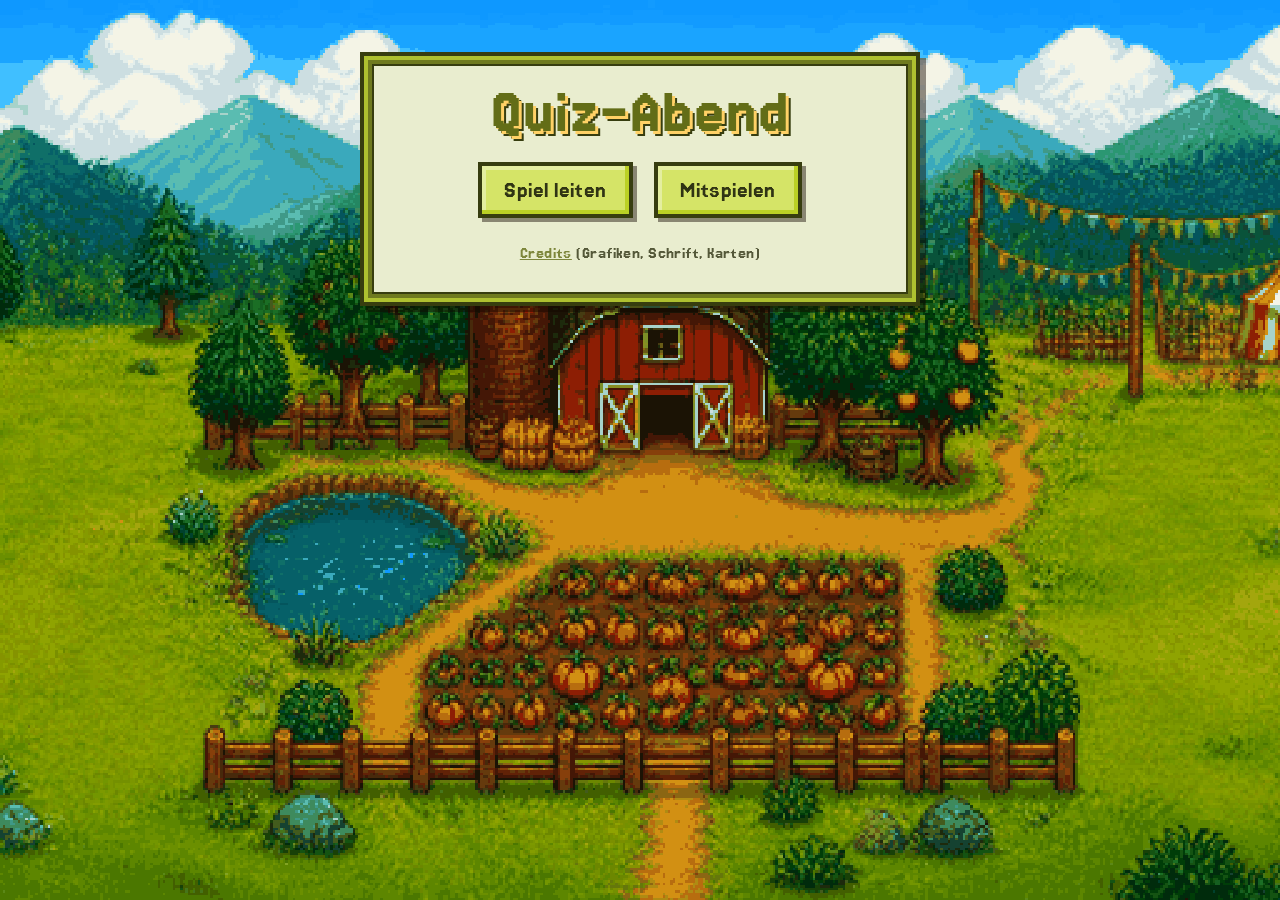
<file: docs/index.html>
<!DOCTYPE html>
<html lang="de">
<head>
  <meta charset="UTF-8">
  <meta name="viewport" content="width=device-width, initial-scale=1.0">
  <title>Quiz-Abend</title>
  <link rel="stylesheet" href="style.css">
</head>
<body>
  <!-- Startseite: Hier entscheidet man, ob man das Spiel leitet oder mitspielt. -->
  <!-- Hintergrundbild: die Farm -->
  <img id="szene" class="szene" alt="" hidden>

  <main>
    <section class="holz tafel">
      <h1 class="titel">Quiz-Abend</h1>

      <!-- Der Host öffnet diese Seite auf dem Laptop / TV -->
      <a class="pixel-knopf" href="host.html">Spiel leiten</a>

      <!-- Die Spieler öffnen diese Seite auf dem Handy -->
      <a class="pixel-knopf" href="play.html">Mitspielen</a>

      <p class="hinweis"><a href="credits.html">Credits</a> (Grafiken, Schrift, Karten)</p>
    </section>
  </main>

  <!-- Farben der Oberfläche passend zum Hintergrundbild -->
  <script type="module">
    import { hintergrundSetzen } from "./engine/uifarben.js";
    hintergrundSetzen("farm");
  </script>
</body>
</html>
</file>
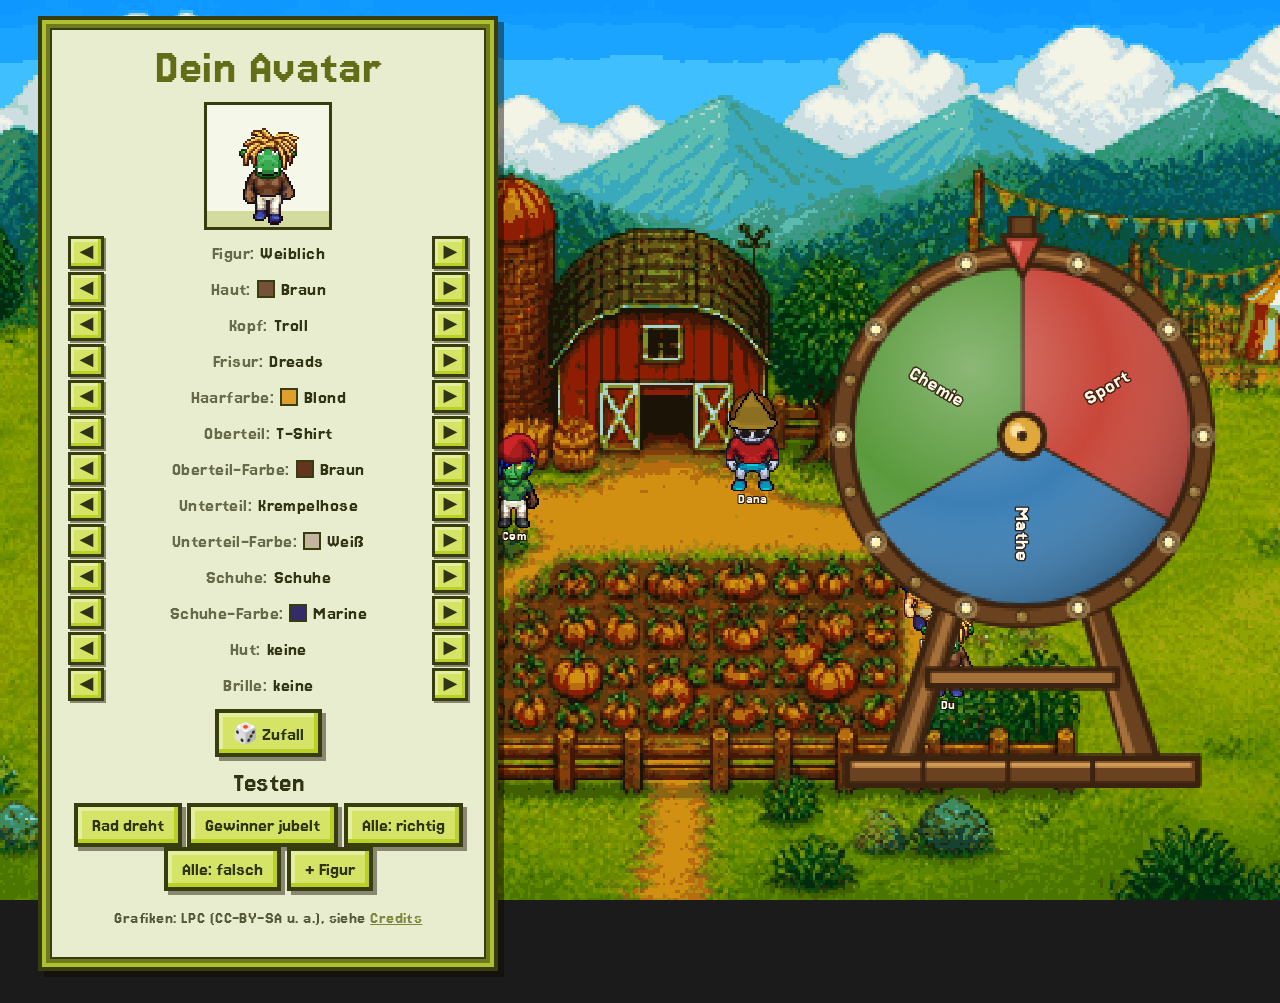
<file: docs/avatar-probe.html>
<!DOCTYPE html>
<html lang="de">
<head>
  <meta charset="UTF-8">
  <meta name="viewport" content="width=device-width, initial-scale=1.0">
  <title>Quiz-Abend – Avatar-Probe</title>
  <link rel="stylesheet" href="style.css">
</head>
<body>
  <!-- Avatar-Probe: Baukasten links, Figuren laufen über die Farm. Keine Spiellogik. -->
  <img id="szene" class="szene" alt="" hidden>

  <main>
    <section class="menue">
      <div class="holz menue-tafel avatar-probe-tafel">
        <h1>Dein Avatar</h1>
        <div id="baukasten"></div>
        <h2>Testen</h2>
        <button class="klein" id="rad">Rad dreht</button>
        <button class="klein" id="gewinner">Gewinner jubelt</button>
        <button class="klein" id="richtig">Alle: richtig</button>
        <button class="klein" id="falsch">Alle: falsch</button>
        <button class="klein" id="mehr">+ Figur</button>
        <p class="hinweis">Grafiken: LPC (CC-BY-SA u. a.), siehe <a href="credits.html">Credits</a></p>
      </div>
      <!-- Platzhalter fürs Glücksrad (rechts) -->
      <div class="jahrmarkt" id="radPlatz"></div>
    </section>
  </main>

  <script type="module" src="avatar-probe.js"></script>
</body>
</html>
</file>
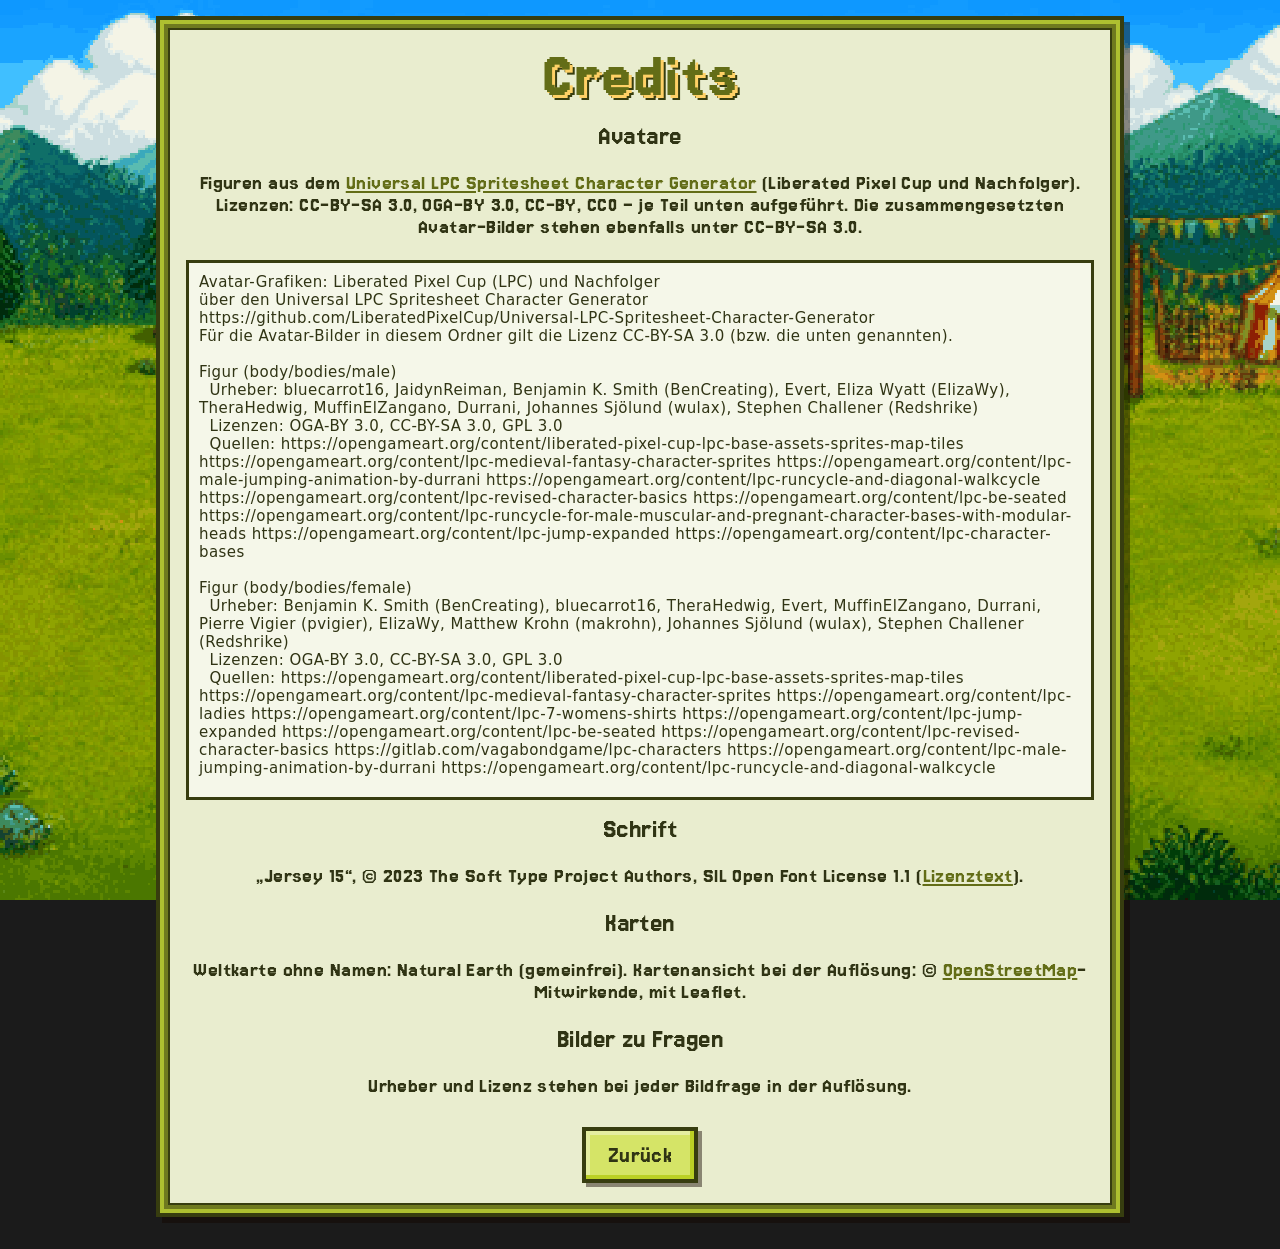
<file: docs/credits.html>
<!DOCTYPE html>
<html lang="de">
<head>
  <meta charset="UTF-8">
  <meta name="viewport" content="width=device-width, initial-scale=1.0">
  <title>Quiz-Abend – Credits</title>
  <link rel="stylesheet" href="style.css">
</head>
<body>
  <!-- Urheber und Lizenzen der verwendeten Grafiken und Schriften.
       Pflicht laut CC-BY-SA / OGA-BY / OFL – diese Seite nicht entfernen. -->
  <img id="szene" class="szene" alt="" hidden>

  <main>
    <section class="holz">
      <h1 class="titel">Credits</h1>

      <h2>Avatare</h2>
      <p>
        Figuren aus dem <a href="https://github.com/LiberatedPixelCup/Universal-LPC-Spritesheet-Character-Generator">Universal
        LPC Spritesheet Character Generator</a> (Liberated Pixel Cup und Nachfolger).
        Lizenzen: CC-BY-SA 3.0, OGA-BY 3.0, CC-BY, CC0 – je Teil unten aufgeführt.
        Die zusammengesetzten Avatar-Bilder stehen ebenfalls unter CC-BY-SA 3.0.
      </p>
      <pre class="credits" id="avatarCredits">Lade …</pre>

      <h2>Schrift</h2>
      <p>„Jersey 15“, © 2023 The Soft Type Project Authors, SIL Open Font License 1.1
        (<a href="schrift/OFL-Jersey15.txt">Lizenztext</a>).</p>

      <h2>Karten</h2>
      <p>Weltkarte ohne Namen: Natural Earth (gemeinfrei). Kartenansicht bei der Auflösung:
        © <a href="https://www.openstreetmap.org/copyright">OpenStreetMap</a>-Mitwirkende, mit Leaflet.</p>

      <h2>Bilder zu Fragen</h2>
      <p>Urheber und Lizenz stehen bei jeder Bildfrage in der Auflösung.</p>

      <a class="pixel-knopf" href="index.html">Zurück</a>
    </section>
  </main>

  <script type="module">
    import { hintergrundSetzen } from "./engine/uifarben.js";
    hintergrundSetzen("farm");
    // Liste der Avatar-Urheber (erzeugt von tools/avatar_teile.py) – nur als Text anzeigen
    fetch("avatare/CREDITS.txt")
      .then((antwort) => antwort.text())
      .then((text) => { document.getElementById("avatarCredits").textContent = text; })
      .catch(() => { document.getElementById("avatarCredits").textContent = "Siehe avatare/CREDITS.txt"; });
  </script>
</body>
</html>
</file>
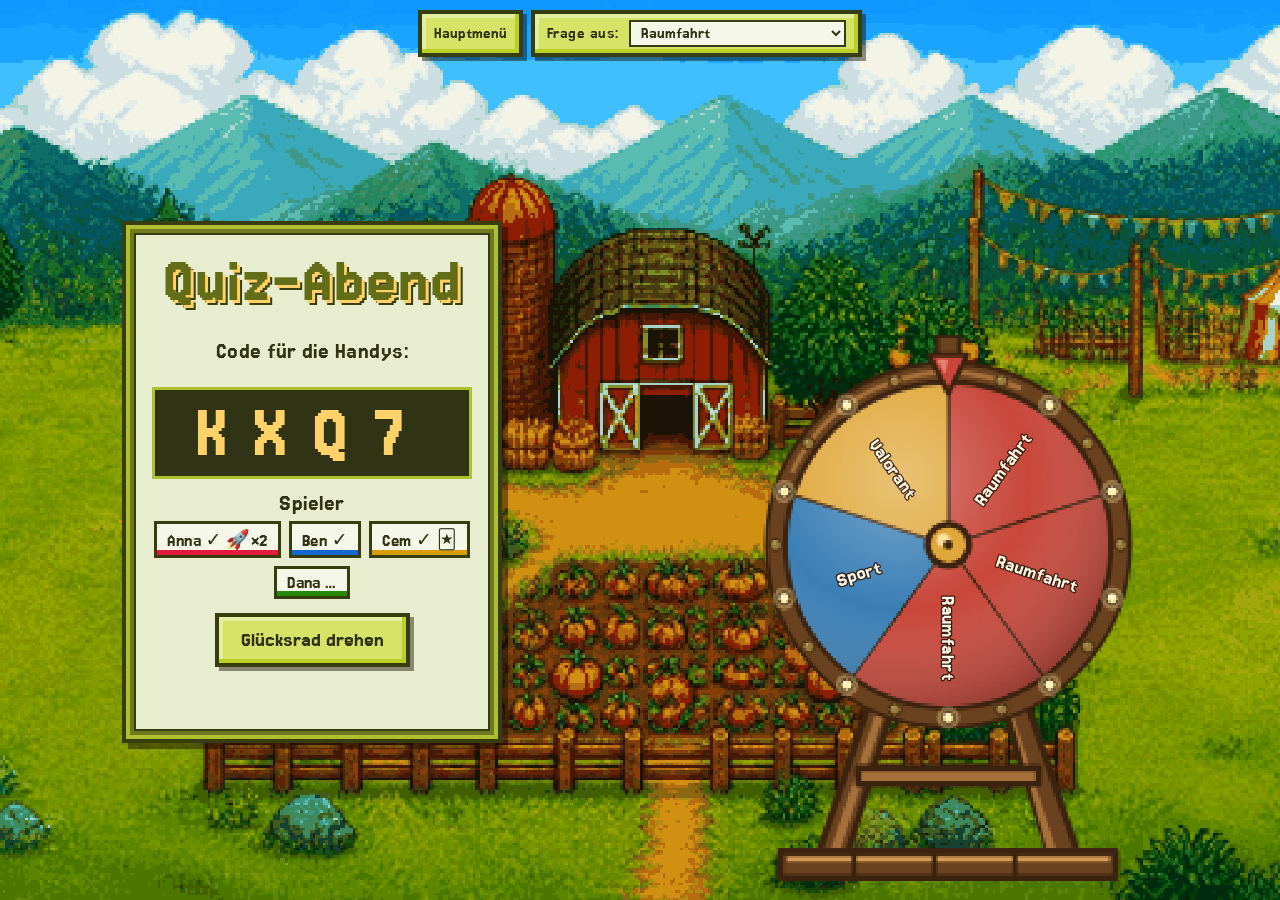
<file: docs/probe.html>
<!DOCTYPE html>
<html lang="de">
<head>
  <meta charset="UTF-8">
  <meta name="viewport" content="width=device-width, initial-scale=1.0">
  <title>Quiz-Abend – Optik-Probe</title>
  <link rel="stylesheet" href="probe.css">
</head>
<body>
  <!-- Optik-Probe für den Pixel-Stil. Nur zum Anschauen – keine Spiellogik. -->

  <!-- Hintergrund: Pixel-Szene, mit Code gezeichnet (engine/szenen.js) -->
  <canvas id="szene" class="szene"></canvas>
  <!-- Oder: fertiges Bild aus docs/bilder/szenen/ (KI-Bild, mit tools/pixel_bild.py umgewandelt) -->
  <img id="szeneBild" class="szene" alt="" hidden>

  <!-- Umschalter oben -->
  <nav class="probe-leiste">
    <button class="pixel-knopf klein" data-ansicht="menue">Hauptmenü</button>
    <label class="pixel-knopf klein">Frage aus:
      <select id="themaWahl"></select>
    </label>
  </nav>

  <!-- Ansicht 1: Hauptmenü mit Jahrmarkt-Rad neben der Farm -->
  <main id="menue" class="menue">
    <section class="holz menue-tafel">
      <h1 class="titel">Quiz-Abend</h1>
      <p>Code für die Handys:</p>
      <p class="raumcode">KXQ7</p>
      <h2>Spieler</h2>
      <ul class="spieler-schilder">
        <li style="--farbe: #e21b3c">Anna ✓ 🚀×2</li>
        <li style="--farbe: #1368ce">Ben ✓</li>
        <li style="--farbe: #d89e00">Cem ✓ 🃏</li>
        <li style="--farbe: #26890c">Dana …</li>
      </ul>
      <button class="pixel-knopf" id="drehen">Glücksrad drehen</button>
      <p class="ergebnis" id="ergebnis"></p>
    </section>

    <!-- Jahrmarkt-Rad im Pixel-Stil (engine/jahrmarkt.js zeichnet es hier hinein) -->
    <div class="jahrmarkt" id="jahrmarkt"></div>
  </main>

  <!-- Ansicht 2: Fragebildschirm -->
  <main id="frage" class="frage" hidden>
    <section class="holz frage-tafel">
      <p class="kopf">
        <span id="fortschritt"></span>
        <span class="uhr" id="uhr">17</span>
      </p>
      <h2 class="fragetext" id="fragetext"></h2>
    </section>
    <div class="optionen" id="optionen"></div>
  </main>

  <script type="module" src="probe.js"></script>
</body>
</html>
</file>
<file: docs/style.css>
/* style.css – Gemeinsames Aussehen für Startseite, Host- und Spieler-Seite.
   Pixel-Stil (angelehnt an Stardew Valley): Rahmen und Pergament vor einem
   Pixel-Hintergrundbild. Die Farben passen sich dem Bild an (engine/uifarben.js). */

/* Schrift liegt im Repo (SIL Open Font License, siehe schrift/OFL-Jersey15.txt).
   Klar lesbar, aber mit Pixel-Charakter. Hat nur eine Strichstärke – deshalb
   nirgends "bold" (sonst malt der Browser sie künstlich dicker und unscharf). */
@font-face {
  font-family: "Jersey 15";
  src: url("schrift/Jersey15.ttf") format("truetype");
  font-display: swap;
}

/* Farben an einer Stelle. Die Werte hier sind der Standard (Holz und Pergament);
   engine/uifarben.js überschreibt sie passend zum Hintergrundbild – immer so,
   dass die Schrift gut lesbar bleibt. */
:root {
  --holz-dunkel: #4a2410;
  --holz: #8a4b21;
  --holz-hell: #c27a3b;
  --pergament: #f7dfb0;
  --pergament-hell: #fff0cc;
  --pergament-schatten: #d9b77c;
  --tinte: #3b1f0a;             /* Schrift auf Pergament */
  --akzent: #b33a2c;            /* Überschriften, Hervorhebungen */
  --knopf: #e8a33d;
  --knopf-hell: #ffd27a;
  --knopf-dunkel: #b86e1f;
  --knopf-schrift: #3b1f0a;
  --rahmen-schrift: #ffd166;    /* Schrift auf dem Rahmen (Buchstabe A–D) */

  /* Diese bleiben immer gleich */
  --gold: #ffd166;
  --richtig: #5a9a3c;
  --fehler: #b3261e;
  --schatten: rgba(20, 8, 0, 0.45);
}

* {
  box-sizing: border-box;
}

/* Versteckte Elemente wirklich verstecken – auch wenn sie z. B. display: flex haben */
[hidden] {
  display: none !important;
}

/* Grundgröße für alle rem-Angaben (Jersey 15 ist schmal, darf größer sein) */
html {
  font-size: 20px;
}

body {
  margin: 0;
  min-height: 100vh;
  overflow-x: hidden;
  background: #1b1b1b;          /* falls das Hintergrundbild fehlt */
  color: var(--tinte);
  font-family: "Jersey 15", system-ui, sans-serif;
  font-size: 1.1rem;
  font-synthesis: none;
  letter-spacing: 0.02em;
}

h1, h2, h3 {
  font-weight: normal;
}

h1 {
  margin: 0 0 8px;
  font-size: 2.6rem;
  color: var(--akzent);
}

h2 {
  margin: 12px 0 6px;
  font-size: 1.4rem;
}

a {
  color: var(--akzent);
}

/* Hintergrund-Szene füllt den ganzen Bildschirm, Pixel bleiben scharf */
.szene {
  position: fixed;
  inset: 0;
  width: 100vw;
  height: 100vh;
  object-fit: cover;
  image-rendering: pixelated;
  z-index: -1;
}

main {
  max-width: 1000px;
  margin: 0 auto;
  padding: 16px;
  text-align: center;
}

/* Spieler-Seite beim Beitreten: schmale Spalte – alles steht untereinander
   (Code, Name, Avatar). Während des Spiels wieder breit, sonst wird es eng. */
.spieler main:has(> #beitreten:not([hidden])) {
  max-width: 480px;
}

/* ---------- Bausteine ---------- */

/* Rahmen mit Pergament innen – wie die Menüs in Stardew Valley */
.holz {
  position: relative;
  margin: 0 0 16px;
  padding: 22px 26px;
  background: var(--pergament);
  border: 4px solid var(--holz-dunkel);
  box-shadow:
    inset 0 0 0 4px var(--holz-hell),
    inset 0 0 0 8px var(--holz),
    inset 0 0 0 10px var(--holz-dunkel),
    6px 6px 0 var(--schatten);
}

/* Knöpfe (und Links, die wie Knöpfe aussehen): oben/links hell,
   unten/rechts dunkel → wirken erhaben */
button,
a.pixel-knopf {
  display: inline-block;
  margin: 8px;
  padding: 12px 22px;
  border: 4px solid var(--holz-dunkel);
  background: var(--knopf);
  color: var(--knopf-schrift);
  font: inherit;
  font-size: 1.2rem;
  text-decoration: none;
  cursor: pointer;
  box-shadow:
    inset -4px -4px 0 var(--knopf-dunkel),
    inset 4px 4px 0 var(--knopf-hell),
    4px 4px 0 var(--schatten);
}

button:hover,
a.pixel-knopf:hover {
  filter: brightness(1.08);
}

/* Gedrückt: nach unten rutschen, Schatten umdrehen */
button:active,
a.pixel-knopf:active {
  transform: translate(3px, 3px);
  box-shadow:
    inset 4px 4px 0 var(--knopf-dunkel),
    inset -4px -4px 0 var(--knopf-hell),
    1px 1px 0 var(--schatten);
}

button:disabled {
  filter: grayscale(0.6);
  opacity: 0.6;
  cursor: not-allowed;
  transform: none;
}

button.klein {
  margin: 0;
  padding: 8px 14px;
  font-size: 1rem;
}

/* Eingabefelder */
input,
select {
  padding: 10px 12px;
  border: 3px solid var(--holz-dunkel);
  background: var(--pergament-hell);
  color: var(--tinte);
  font: inherit;
  font-size: 1.3rem;
  box-shadow: inset 3px 3px 0 var(--pergament-schatten);
}

/* Nie breiter als der Platz (sonst ragt das Formular auf dem Handy heraus) */
input {
  min-width: 0;
  max-width: 100%;
}

input:focus,
select:focus {
  outline: 3px solid var(--akzent);
}

/* Formular (Handy: Beitreten) */
form {
  display: flex;
  flex-direction: column;
  gap: 8px;
  text-align: left;
}

form h1 {
  text-align: center;
}

#code {
  text-transform: uppercase;
  letter-spacing: 0.3em;
}

/* Kleine Schilder auf dem Hintergrund (z. B. "3 von 5 haben geantwortet") */
.schild {
  display: inline-block;
  margin: 8px auto;
  padding: 6px 14px;
  background: var(--pergament-hell);
  border: 3px solid var(--holz-dunkel);
  box-shadow: 4px 4px 0 var(--schatten);
}

.schild:empty {
  display: none;
}

.hinweis {
  font-size: 0.9rem;
  opacity: 0.8;
}

/* Fehlermeldungen: rotes Schild, nur wenn es etwas zu melden gibt */
.meldung {
  display: inline-block;
  padding: 6px 14px;
  background: var(--pergament-hell);
  border: 3px solid var(--fehler);
  color: var(--fehler);
}

.meldung:empty {
  display: none;
}

/* ---------- Startseite, Lobby, Themenwahl ---------- */

/* Tafel ganz links, Glücksrad ganz rechts – in der Mitte bleibt die Farm frei
   (dort sollen später die Avatare herumlaufen). Geht über die volle
   Bildschirmbreite, nicht nur über die 1000px von <main>. */
.menue {
  display: flex;
  flex-wrap: wrap;
  justify-content: space-between;
  align-items: center;
  gap: 24px;
  width: 100vw;
  min-height: calc(100vh - 32px);
  margin-left: calc(50% - 50vw);
  padding: 0 3vw;
}

.menue-tafel {
  width: min(460px, 100%);
}

/* Lobby und Startseite: eine Tafel in der Mitte */
.tafel {
  width: min(560px, 100%);
  margin: 4vh auto 16px;
}

/* Großer Titel mit Pixel-Schatten */
.titel {
  font-size: 3.4rem;
  text-shadow: 3px 3px 0 var(--gold), 5px 5px 0 var(--holz-dunkel);
  letter-spacing: 2px;
}

/* Großer Raumcode auf dem Host-Bildschirm */
.raumcode {
  margin: 4px 0 12px;
  padding: 6px;
  background: var(--tinte);
  color: var(--gold);
  font-size: 4.5rem;
  letter-spacing: 0.3em;
  box-shadow: inset 0 0 0 3px var(--holz-hell);
}

/* Host: Einstellungen fürs Spiel */
.einstellungen {
  display: flex;
  justify-content: space-between;
  align-items: center;
  gap: 12px;
  margin: 8px 0;
  text-align: left;
}

.einstellungen input {
  flex: none; /* alle Felder gleich breit, auch wenn der Text umbricht */
  width: 4em;
  text-align: center;
}

/* Spieler als kleine Schilder, unten in ihrer Farbe */
.spielerliste {
  display: flex;
  flex-wrap: wrap;
  justify-content: center;
  gap: 8px;
  margin: 0 0 14px;
  padding: 0;
  list-style: none;
}

.spielerliste li {
  padding: 4px 10px;
  background: var(--pergament-hell);
  border: 3px solid var(--holz-dunkel);
  box-shadow: inset 0 -5px 0 var(--farbe, var(--holz-hell));
}

/* Host: wer hat in der Themenwahl schon gewählt? */
.spielerliste li.fertig {
  background: var(--knopf-hell);
}

/* Jahrmarkt-Rad (engine/jahrmarkt.js zeichnet hier hinein) */
.jahrmarkt {
  position: relative;
  width: min(440px, 44vw, 62vh);
  aspect-ratio: 260 / 338;
}

/* Zwei Leinwände übereinander: grobe Pixel (Rad) und scharfe Schrift */
.jahrmarkt canvas {
  position: absolute;
  inset: 0;
  width: 100%;
  height: 100%;
}

.jahrmarkt-pixel {
  image-rendering: pixelated;
}

/* Handy: die 3 Themen untereinander */
.themen-knoepfe {
  display: flex;
  flex-direction: column;
}

.thema-knopf.gewaehlt {
  background: var(--knopf-hell);
  outline: 4px solid var(--tinte);
}

.thema-knopf.gewaehlt:disabled {
  opacity: 1;
  filter: none;
}

/* Handy: Booster-Zeile unter den Themen */
.booster-zeile {
  display: flex;
  justify-content: center;
  align-items: center;
  gap: 12px;
  margin: 12px 0;
  font-size: 1.2rem;
}

/* Handy: Themenjoker-Feld unter den Themen */
.joker {
  margin-top: 16px;
}

/* ---------- Während einer Frage ---------- */

.frage-tafel {
  text-align: center;
}

/* Kopfzeile: "Sport · Frage 1 von 10" links, Countdown rechts */
.kopf {
  display: flex;
  justify-content: space-between;
  align-items: center;
  gap: 12px;
  margin: 0;
  font-size: 1rem;
}

/* Countdown als dunkles Schild */
.countdown {
  display: inline-block;
  min-width: 2.4em;
  padding: 4px 8px;
  background: var(--tinte);
  color: var(--gold);
  font-size: 1.6rem;
  box-shadow: inset 0 0 0 3px var(--holz-hell);
}

.countdown:empty {
  visibility: hidden;
}

.fragetext {
  margin: 14px 0 6px;
  font-size: 1.5rem;
  line-height: 1.25;
}

.host .fragetext {
  font-size: 2.6rem;
}

/* Inhalt des Modus (Host): bei Multiple Choice stehen die Kacheln frei auf
   dem Hintergrund, alles andere (Grafik, Karte, Listen …) auf Pergament */
.bereich:not(:empty):not(:has(> .optionen)) {
  margin: 0 0 16px;
  padding: 18px 22px;
  background: var(--pergament);
  border: 4px solid var(--holz-dunkel);
  box-shadow:
    inset 0 0 0 4px var(--holz-hell),
    inset 0 0 0 8px var(--holz),
    inset 0 0 0 10px var(--holz-dunkel),
    6px 6px 0 var(--schatten);
}

/* Antworten: alle gleich – Pergament im Rahmen, vorne ein Buchstabe A–D */
.optionen {
  display: grid;
  grid-template-columns: 1fr 1fr;
  gap: 14px;
  margin: 0 0 16px;
}

.pixel-option {
  display: flex;
  align-items: center;
  gap: 16px;
  width: 100%;
  min-height: 72px;
  margin: 0;
  padding: 10px 16px 10px 10px;
  border: 4px solid var(--holz-dunkel);
  background: var(--pergament);
  color: var(--tinte);
  font: inherit;
  font-size: 1.3rem;
  text-align: left;
  box-shadow:
    inset 0 0 0 3px var(--holz-hell),
    inset -6px -6px 0 3px var(--pergament-schatten),
    inset 6px 6px 0 3px var(--pergament-hell),
    5px 5px 0 var(--schatten);
}

.host .pixel-option {
  min-height: 104px;
  font-size: 2rem;
}

button.pixel-option:hover {
  background: var(--pergament-hell);
  filter: none;
}

button.pixel-option:active {
  transform: translate(3px, 3px);
  box-shadow: inset 0 0 0 3px var(--holz-hell), 2px 2px 0 var(--schatten);
}

/* Buchstabe A–D als kleines Holzschild */
.buchstabe {
  display: grid;
  place-items: center;
  flex: none;
  width: 2em;
  height: 2em;
  background: var(--holz);
  color: var(--rahmen-schrift);
  font-size: 0.9em;
  box-shadow:
    inset -3px -3px 0 var(--holz-dunkel),
    inset 3px 3px 0 var(--holz-hell);
}

/* Anzahl der Stimmen bei der Auflösung, rechts in der Kachel */
.pixel-option .anzahl {
  margin-left: auto;
  font-size: 1.2em;
}

/* Handy: gewählte Antwort hervorheben, die anderen grau
   (nicht durchsichtig – sonst scheint das Hintergrundbild durch) */
button.pixel-option:disabled {
  opacity: 1;
  filter: grayscale(0.8) brightness(0.8);
  cursor: default;
}

button.pixel-option.gewaehlt:disabled {
  filter: none;
  background: var(--knopf-hell);
  outline: 4px solid var(--tinte);
}

/* Host-Auflösung: richtig grün umrandet, falsch blass */
.pixel-option.richtig {
  outline: 6px solid var(--richtig);
  background: var(--pergament-hell);
}

.pixel-option.richtig .buchstabe {
  background: var(--richtig);
  color: #ffffff;
}

.pixel-option.falsch {
  filter: grayscale(0.8) brightness(0.75);
}

/* Erklärung, Quelle und Weiter-Knopf nach der Auflösung */
.infos {
  text-align: center;
}

/* ---------- Schätzen ---------- */

.gross-hinweis {
  font-size: 2rem;
  color: var(--akzent);
}

/* Handy: Zahlenfeld mit Einheit dahinter */
.eingabezeile {
  display: flex;
  align-items: center;
  gap: 8px;
}

.eingabezeile input {
  flex: 1;
  min-width: 0;
}

.einheit {
  font-size: 1.3rem;
}

/* ---------- Bild zur Frage ---------- */

.fragebild {
  display: block;
  max-width: 100%;
  max-height: 40vh;
  margin: 8px auto;
  border: 4px solid var(--holz-dunkel);
  background: #fff; /* Flaggen mit Transparenz gut sichtbar */
}

.spieler .fragebild {
  max-height: 28vh; /* auf dem Handy muss noch Platz für die Eingabe sein */
}

/* ---------- Grafik (Balken, Zeitleiste) ---------- */

.grafik {
  display: block;
  width: 100%;
  height: auto;
  margin: 8px 0;
}

/* Auf dem Handy etwas kleiner über der Eingabe */
.grafik-klein {
  max-width: 500px;
  margin: 0 auto;
}

.grafik text {
  fill: var(--tinte);
  font-family: "Jersey 15", system-ui, sans-serif;
  text-anchor: middle; /* Text mittig über dem Punkt/Balken */
}

.grafik-name { font-size: 24px; }
.grafik-rand { font-size: 22px; opacity: 0.75; } /* Anfang und Ende der Zeitleiste */
.grafik-wert { font-size: 24px; }
.grafik-einheit { font-size: 22px; text-anchor: start !important; opacity: 0.75; }

/* Auf dem schmalen Handy wird alles kleiner gerechnet – deshalb größere Schrift */
.grafik-klein .grafik-name,
.grafik-klein .grafik-wert,
.grafik-klein .grafik-einheit { font-size: 32px; }
.grafik-frage { font-size: 90px; fill: var(--akzent) !important; }

.grafik-linie {
  stroke: var(--tinte);
  stroke-width: 3;
}

.balken,
.punkt { fill: var(--holz-hell); stroke: var(--holz-dunkel); stroke-width: 2; }
.balken-loesung { fill: var(--akzent); }

.grafik-loesung {
  stroke: var(--akzent);
  stroke-width: 6;
}
.grafik .grafik-loesung-text { fill: var(--akzent); font-size: 28px; }

/* Handy: Jahr groß über dem Schieberegler */
.jahr-anzeige {
  margin: 4px 0;
  text-align: center;
  font-size: 2.5rem;
  color: var(--akzent);
}

.jahr-regler {
  flex: 1;
  min-width: 0;
  height: 40px; /* gut mit dem Daumen zu treffen */
  padding: 0;
  border: none;
  background: transparent;
  box-shadow: none;
  accent-color: var(--holz);
}

/* ---------- Karte (Leaflet) ---------- */

.karte {
  height: 60vh;
  min-height: 300px;
  margin: 8px 0;
  border: 4px solid var(--holz-dunkel);
}

/* Karte ohne Beschriftung: Meer als Hintergrund, Länder werden darüber gezeichnet */
.karte-ohne-namen {
  background: #a8cbe6;
}

/* Auf dem Handy etwas kleiner, damit der Senden-Knopf noch sichtbar ist */
.karte-handy {
  height: 55vh;
  min-height: 250px;
}

/* Namen der Spieler auf der Auflösungs-Karte */
.karte .leaflet-tooltip {
  font-family: "Jersey 15", system-ui, sans-serif;
  font-size: 1rem;
}

/* ---------- Reihenfolge ---------- */

/* Host: Elemente als Kacheln */
.reihe-kacheln {
  display: flex;
  flex-wrap: wrap;
  justify-content: center;
  gap: 12px;
  margin: 8px 0;
}

.reihe-kachel {
  padding: 12px 18px;
  background: var(--pergament-hell);
  border: 3px solid var(--holz-dunkel);
  box-shadow: 4px 4px 0 var(--schatten);
  font-size: 1.6rem;
}

/* Liste mit Plätzen (Handy) bzw. der Lösung (Host) */
.reihe-liste {
  margin: 4px 0;
  padding-left: 2em;
  text-align: left;
}

.reihe-liste li {
  margin: 6px 0;
  padding: 8px 12px;
  background: var(--pergament-hell);
  border: 3px solid var(--holz-dunkel);
}

/* Handy: einsortierte Elemente lassen sich ziehen */
.reihe-liste li.ziehbar {
  cursor: grab;
  user-select: none;
  touch-action: none; /* beim Ziehen nicht die Seite scrollen */
  transition: transform 0.15s;
}

.reihe-liste li.wird-gezogen {
  position: relative;
  z-index: 1;
  cursor: grabbing;
  transition: none; /* folgt direkt dem Finger */
  background: var(--knopf-hell);
  box-shadow: 6px 6px 0 var(--schatten);
}

.griff {
  margin-right: 10px;
  opacity: 0.6;
}

.reihe-liste li.leer {
  opacity: 0.45;
  border-style: dashed;
}

.reihe-loesung {
  max-width: 640px;
  margin: 8px auto;
  font-size: 1.4rem;
}

.reihe-loesung li {
  display: flex;
  justify-content: space-between;
  gap: 16px;
}

.reihe-wert {
  color: var(--akzent);
}

/* "▲ höchster" / "▼ niedrigster" */
.reihe-rand {
  margin: 2px 0;
  text-align: center;
  color: var(--akzent);
}

/* Handy: noch nicht gewählte Elemente */
.reihe-tasten {
  display: flex;
  flex-wrap: wrap;
  gap: 8px;
}

.reihe-taste {
  flex: 1 1 40%;
  margin: 0;
  padding: 10px 8px;
}

/* ---------- Listen: Schätzungen und Rangliste ---------- */

.schaetzliste,
.rangliste {
  max-width: 640px;
  margin: 12px auto;
  padding: 0;
  list-style: none;
}

.schaetzliste li,
.rangliste li {
  display: flex;
  gap: 16px;
  margin: 6px 0;
  padding: 8px 16px;
  background: var(--pergament-hell);
  border: 3px solid var(--holz-dunkel);
  font-size: 1.5rem;
}

/* Letzte Spalte (Punkte) rechtsbündig */
.schaetzliste li span:last-child,
.rangliste li span:last-child {
  margin-left: auto;
}

.rangliste .platz {
  width: 2.5em;
  text-align: right;
  opacity: 0.7;
}

.plus {
  color: var(--akzent);
}

/* ---------- Siegertreppchen ---------- */

.treppchen {
  display: flex;
  justify-content: center;
  align-items: flex-end;
  gap: 12px;
  margin: 130px 0 24px; /* oben Platz für die Figur auf Platz 1 */
}

.stufe {
  display: flex;
  flex-direction: column;
  justify-content: flex-start;
  align-items: center;
  gap: 4px;
  width: 200px;
  padding: 12px;
  border: 4px solid var(--holz-dunkel);
  border-bottom: none;
  color: #2a1608;
  box-shadow: inset -6px 0 0 rgba(0, 0, 0, 0.2), inset 6px 6px 0 rgba(255, 255, 255, 0.35);
}

.stufe .name {
  font-size: 1.6rem;
}

.stufe .platz {
  margin-top: auto;
  font-size: 3.4rem;
}

/* Unterschiedliche Höhen: 1. Platz am höchsten – Gold, Silber, Bronze */
.stufe-1 { height: 260px; background: #e0a83a; }
.stufe-2 { height: 200px; background: #c4c4cc; }
.stufe-3 { height: 160px; background: #c27a3b; }

/* Großes "+800 Punkte" / "Leider 0 Punkte" auf dem Handy */
.ergebnis-gross {
  font-size: 2.4rem;
  color: var(--akzent);
}

/* Handy: eigene und richtige Antwort bei der Auflösung */
.antwort-vergleich {
  margin: 4px 0;
  font-size: 1.3rem;
}

/* ---------- Handy und kleine Bildschirme ---------- */

@media (max-width: 700px) {
  main { padding: 10px; }
  .holz { padding: 18px 18px; }
  h1 { font-size: 2rem; }
  .titel { font-size: 2.6rem; }
  .raumcode { font-size: 3rem; }
  .optionen { grid-template-columns: 1fr; }
  .host .fragetext { font-size: 1.6rem; }
  .host .pixel-option { min-height: 64px; font-size: 1.3rem; }
  .jahrmarkt { width: min(340px, 86vw); }
  .menue { min-height: 0; justify-content: center; }
  .stufe { width: 30vw; }
}

/* ---------- Avatare ---------- */

/* Figuren auf der Farm: Leinwand über dem Hintergrund, unter den Tafeln */
.farm-figuren {
  position: fixed;
  inset: 0;
  width: 100vw;
  height: 100vh;
  pointer-events: none;
  z-index: 0;
}

/* Tafeln und Knöpfe liegen über den Figuren */
main {
  position: relative;
  z-index: 1;
}

.farm-blasen {
  position: fixed;
  inset: 0;
  pointer-events: none;
  z-index: 0;
}

/* Sprechblase: Pergament mit Rahmen und kleinem Zipfel nach unten */
.sprechblase {
  position: absolute;
  max-width: 270px;
  padding: 4px 10px;
  transform: translate(-50%, -100%);
  background: var(--pergament-hell);
  border: 3px solid var(--holz-dunkel);
  color: var(--tinte);
  font-size: 1.2rem;
  line-height: 1.15;
  text-align: center;
  box-shadow: 3px 3px 0 var(--schatten);
}

.sprechblase::after {
  content: "";
  position: absolute;
  left: 50%;
  bottom: -11px;
  transform: translateX(-50%);
  border: 8px solid transparent;
  border-top-color: var(--holz-dunkel);
  border-bottom: none;
}

/* Baukasten beim Beitreten */
.avatar-vorschau {
  display: block;
  width: 128px;
  height: 128px;
  margin: 0 auto 6px;
  image-rendering: pixelated;
  background: var(--pergament-hell);
  border: 3px solid var(--holz-dunkel);
  box-shadow: inset 0 -16px 0 var(--pergament-schatten);
}

.avatar-zeilen {
  display: flex;
  flex-direction: column;
  gap: 3px;
  font-size: 1rem;
  margin-bottom: 8px;
}

.avatar-zeile {
  display: flex;
  align-items: center;
  gap: 6px;
}

.avatar-zeile .pfeil {
  flex: none;
  width: 2em;
  margin: 0;
  padding: 0;
  font-size: 0.9rem;
  line-height: 1.5;
  border-width: 3px;
  box-shadow:
    inset -3px -3px 0 var(--knopf-dunkel),
    inset 3px 3px 0 var(--knopf-hell),
    2px 2px 0 var(--schatten);
}

.avatar-wert {
  flex: 1;
  display: flex;
  justify-content: center;
  align-items: center;
  gap: 6px;
  min-width: 0;
  white-space: nowrap;
  overflow: hidden;
}

.avatar-name {
  opacity: 0.7;
}

.avatar-name::after {
  content: ":";
}

.farb-muster {
  display: inline-block;
  width: 0.9em;
  height: 0.9em;
  border: 2px solid var(--holz-dunkel);
}

/* Kleiner Kopf in Ranglisten */
.avatar-kopf {
  width: 32px;
  height: 32px;
  image-rendering: pixelated;
  vertical-align: middle;
}

/* Kopf neben dem Namen in Ranglisten (Platz bleibt frei, falls es keinen Avatar gibt) */
.kopf-platz {
  display: inline-block;
  flex: none;
  width: 40px;
  height: 40px;
  margin: -6px 0;
}

.kopf-platz .avatar-kopf {
  width: 40px;
  height: 40px;
}

/* Figur steht oben auf ihrer Stufe des Treppchens */
.treppchen-figur {
  width: 128px;
  height: 128px;
  margin-top: -118px;
  image-rendering: pixelated;
}

/* Handy: Baukasten im Beitreten-Formular */
.avatar-baukasten {
  margin: 8px 0;
  text-align: center;
}

/* Credits-Seite: lange Liste lesbar umbrechen */
.credits {
  max-height: 60vh;
  overflow: auto;
  padding: 10px;
  background: var(--pergament-hell);
  border: 3px solid var(--holz-dunkel);
  font-family: system-ui, sans-serif;
  font-size: 0.75rem;
  text-align: left;
  white-space: pre-wrap;
  word-break: break-word;
}

/* Zwischenstand: Punkte der letzten Frage hinter der Gesamtzahl ("1840 +620") */
.dazu {
  margin-left: 10px;
  color: var(--akzent);
  font-size: 0.85em;
}
</file>
<file: docs/probe.css>
/* probe.css – Optik-Probe für den Pixel-Stil (angelehnt an Stardew Valley).
   Wenn der Stil gefällt, wandert das in style.css. */

/* Schrift liegt im Repo (SIL Open Font License, siehe schrift/OFL-Jersey15.txt).
   Klar lesbar, aber mit Pixel-Charakter. Hat nur eine Strichstärke – deshalb
   nirgends "bold" (sonst malt der Browser sie künstlich dicker und unscharf). */
@font-face {
  font-family: "Jersey 15";
  src: url("schrift/Jersey15.ttf") format("truetype");
  font-display: swap;
}

:root {
  /* Holz und Pergament */
  --holz-dunkel: #4a2410;
  --holz: #8a4b21;
  --holz-hell: #c27a3b;
  --pergament: #f7dfb0;
  --pergament-hell: #fff0cc;
  --tinte: #3b1f0a;
  --pergament-schatten: #d9b77c;
  --gold: #ffd166;
  --akzent: #b33a2c;            /* Überschriften, Ergebnis */
  --knopf: #e8a33d;
  --knopf-hell: #ffd27a;
  --knopf-dunkel: #b86e1f;
  --knopf-schrift: #3b1f0a;
  --rahmen-schrift: #ffd166;    /* Schrift auf dem Rahmen (Buchstabe A–D) */
  --schatten: rgba(20, 8, 0, 0.45);
  /* Diese Farben werden je nach Hintergrundbild überschrieben
     (engine/uifarben.js) – die Werte hier sind der Standard (Holz). */
}

* {
  box-sizing: border-box;
}

/* Grundgröße für alle rem-Angaben (Jersey 15 ist schmal, darf größer sein) */
html {
  font-size: 20px;
}

[hidden] {
  display: none !important;
}

body {
  margin: 0;
  min-height: 100vh;
  overflow-x: hidden;
  background: #1b1b1b;
  color: var(--tinte);
  font-family: "Jersey 15", system-ui, sans-serif;
  font-size: 24px;
  font-synthesis: none;
  letter-spacing: 0.02em;
}

/* Hintergrund-Szene füllt den ganzen Bildschirm, Pixel bleiben scharf */
.szene {
  position: fixed;
  inset: 0;
  width: 100vw;
  height: 100vh;
  object-fit: cover;
  image-rendering: pixelated;
  z-index: -1;
}

/* ---------- Bausteine ---------- */

/* Holzrahmen mit Pergament innen – wie die Menüs in Stardew Valley */
.holz {
  position: relative;
  padding: 22px 26px;
  background: var(--pergament);
  border: 4px solid var(--holz-dunkel);
  box-shadow:
    inset 0 0 0 4px var(--holz-hell),
    inset 0 0 0 8px var(--holz),
    inset 0 0 0 10px var(--holz-dunkel),
    6px 6px 0 var(--schatten);
}

/* Pixel-Knopf: oben/links hell, unten/rechts dunkel → wirkt erhaben */
.pixel-knopf {
  padding: 12px 22px;
  border: 4px solid var(--holz-dunkel);
  background: var(--knopf);
  color: var(--knopf-schrift);
  font: inherit;
  font-size: 1.1rem;
  cursor: pointer;
  box-shadow:
    inset -4px -4px 0 var(--knopf-dunkel),
    inset 4px 4px 0 var(--knopf-hell),
    4px 4px 0 var(--schatten);
}

.pixel-knopf:hover {
  filter: brightness(1.08);
}

/* Gedrückt: nach unten rutschen, Schatten umdrehen */
.pixel-knopf:active {
  transform: translate(3px, 3px);
  box-shadow:
    inset 4px 4px 0 var(--knopf-dunkel),
    inset -4px -4px 0 var(--knopf-hell),
    1px 1px 0 var(--schatten);
}

.pixel-knopf:disabled {
  filter: grayscale(0.6);
  opacity: 0.7;
  cursor: not-allowed;
}

.pixel-knopf.klein {
  padding: 6px 12px;
  font-size: 0.85rem;
}

/* ---------- Umschalter oben ---------- */

.probe-leiste {
  display: flex;
  flex-wrap: wrap;
  justify-content: center;
  gap: 8px;
  padding: 10px;
}

/* ---------- Hauptmenü ---------- */

.menue {
  display: flex;
  flex-wrap: wrap;
  justify-content: space-around;
  align-items: flex-end;
  gap: 24px;
  min-height: calc(100vh - 70px);
  padding: 16px;
}

.menue-tafel {
  width: min(380px, 100%);
  text-align: center;
  align-self: center;
}

.titel {
  margin: 0 0 8px;
  font-size: 3.4rem;
  color: var(--akzent);
  text-shadow: 3px 3px 0 var(--gold), 5px 5px 0 var(--holz-dunkel);
  letter-spacing: 2px;
}

.raumcode {
  margin: 4px 0 12px;
  padding: 6px;
  background: var(--tinte);
  color: var(--gold);
  font-size: 4rem;
  letter-spacing: 0.3em;
  box-shadow: inset 0 0 0 3px var(--holz-hell);
}

h2 {
  margin: 12px 0 6px;
  font-size: 1.2rem;
}

/* Spieler als kleine Holzschilder, unten in ihrer Farbe */
.spieler-schilder {
  display: flex;
  flex-wrap: wrap;
  justify-content: center;
  gap: 8px;
  margin: 0 0 14px;
  padding: 0;
  list-style: none;
}

.spieler-schilder li {
  padding: 4px 10px;
  background: var(--pergament-hell);
  border: 3px solid var(--holz-dunkel);
  box-shadow: inset 0 -5px 0 var(--farbe);
  font-size: 0.95rem;
}

.ergebnis {
  min-height: 1.4em;
  margin: 10px 0 0;
  font-size: 1.4rem;
  color: var(--akzent);
}

/* ---------- Jahrmarkt-Rad ---------- */

.jahrmarkt {
  position: relative;
  width: min(420px, 44vw, 60vh);
  aspect-ratio: 260 / 338;
}

/* Zwei Leinwände übereinander: grobe Pixel (Rad) und scharfe Schrift */
.jahrmarkt canvas {
  position: absolute;
  inset: 0;
  width: 100%;
  height: 100%;
}

.jahrmarkt-pixel {
  image-rendering: pixelated;
}

/* ---------- Fragebildschirm ---------- */

.frage {
  max-width: 1000px;
  margin: 0 auto;
  padding: 16px;
}

.frage-tafel {
  text-align: center;
}

.kopf {
  display: flex;
  justify-content: space-between;
  align-items: center;
  margin: 0;
  font-size: 1rem;
  opacity: 0.85;
}

/* Countdown als rundes Abzeichen */
.uhr {
  display: inline-block;
  min-width: 2.4em;
  padding: 4px 8px;
  background: var(--tinte);
  color: var(--gold);
  font-size: 1.6rem;
  box-shadow: inset 0 0 0 3px var(--holz-hell);
}

.fragetext {
  margin: 14px 0 6px;
  font-size: 2.6rem;
  line-height: 1.25;
}

/* Antworten: alle gleich – Pergament im Holzrahmen, vorne ein Buchstabe */
.optionen {
  display: grid;
  grid-template-columns: 1fr 1fr;
  gap: 14px;
  margin-top: 22px;
}

.pixel-option {
  display: flex;
  align-items: center;
  gap: 16px;
  min-height: 96px;
  padding: 12px 18px 12px 12px;
  border: 4px solid var(--holz-dunkel);
  background: var(--pergament);
  color: var(--tinte);
  font: inherit;
  font-size: 1.9rem;
  text-align: left;
  cursor: pointer;
  box-shadow:
    inset 0 0 0 3px var(--holz-hell),
    inset -6px -6px 0 3px var(--pergament-schatten),
    inset 6px 6px 0 3px var(--pergament-hell),
    5px 5px 0 var(--schatten);
}

.pixel-option:hover {
  background: var(--pergament-hell);
}

.pixel-option:active {
  transform: translate(3px, 3px);
  box-shadow: inset 0 0 0 3px var(--holz-hell), 2px 2px 0 var(--schatten);
}

/* Buchstabe A–D als kleines Holzschild */
.buchstabe {
  display: grid;
  place-items: center;
  flex: none;
  width: 2em;
  height: 2em;
  background: var(--holz);
  color: var(--rahmen-schrift);
  font-size: 0.9em;
  box-shadow:
    inset -3px -3px 0 var(--holz-dunkel),
    inset 3px 3px 0 var(--holz-hell);
}

/* Handy: alles untereinander */
@media (max-width: 700px) {
  .optionen { grid-template-columns: 1fr; }
  .fragetext { font-size: 1.5rem; }
  .pixel-option { min-height: 64px; font-size: 1.2rem; }
  .jahrmarkt { width: min(320px, 80vw); }
}

/* Themenauswahl in der Probe-Leiste */
.probe-leiste label select {
  margin-left: 6px;
  padding: 2px 6px;
  font: inherit;
  border: 2px solid var(--holz-dunkel);
  background: var(--pergament-hell);
  color: var(--tinte);
}
</file>
